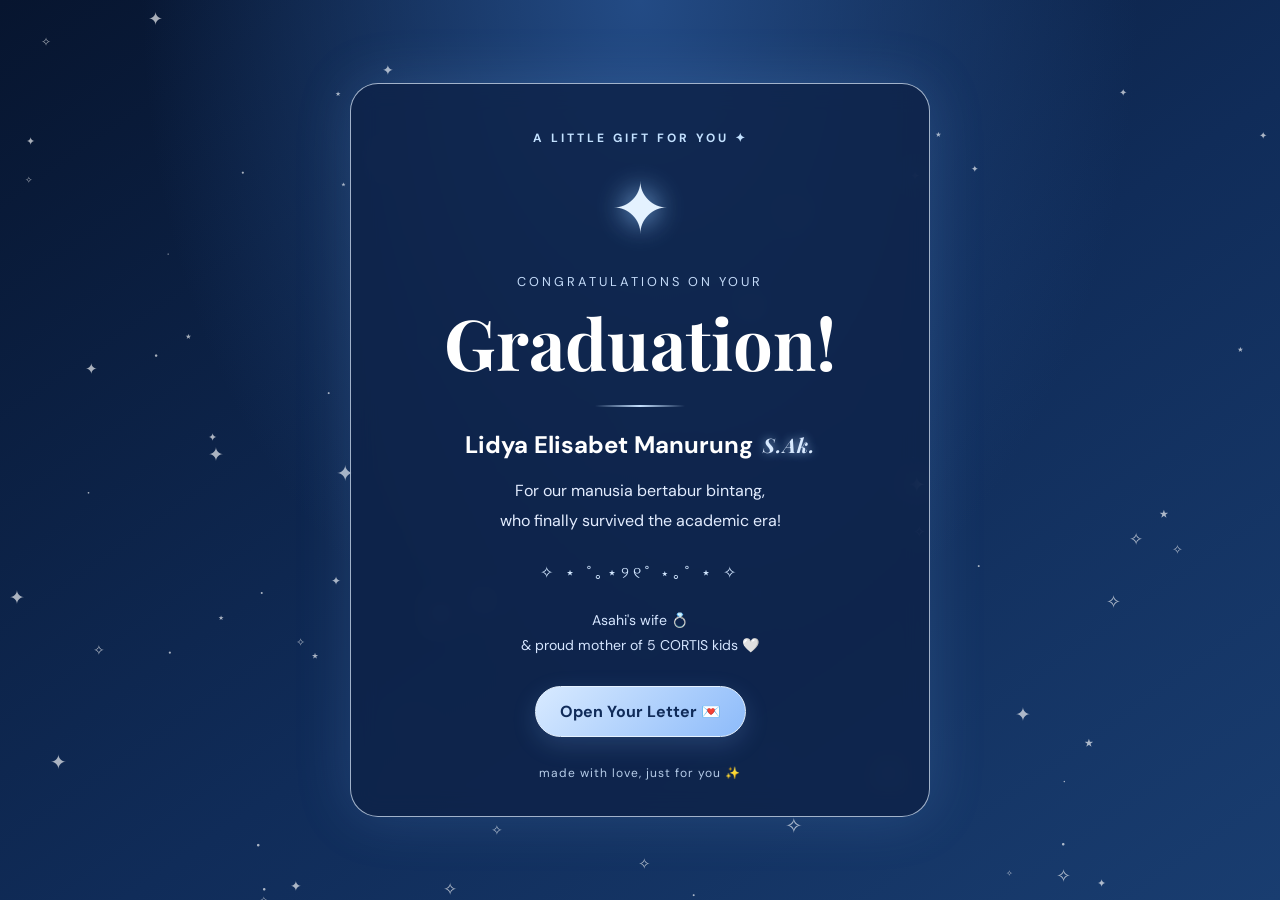
<file: index.html>
<!DOCTYPE html>
<html lang="id">
<head>
  <meta charset="UTF-8">
  <meta name="viewport" content="width=device-width, initial-scale=1.0">
  <title>liliksimanusiabertabur⭐ Graduation Scrapbook</title>
  <link rel="stylesheet" href="style.css">
  <script src="script.js" defer></script>
</head>
<body class="cover-page" data-page="cover">

  <div class="star-field" id="starField"></div>

  <main class="cover-container">
    <div class="cover-card">
      <p class="eyebrow">A LITTLE GIFT FOR YOU ✦</p>

      <div class="big-star">✦</div>

      <p class="cover-small">CONGRATULATIONS ON YOUR</p>
      <h1>Graduation!</h1>
      <div class="cover-line"></div>

      <div class="name-degree">
        <h2>Lidya Elisabet Manurung</h2>
        <p class="degree">S.Ak.</p>
      </div>

      <p class="cover-message">
        For our manusia bertabur bintang,<br>
        who finally survived the academic era!
      </p>

      <div class="star-row">✧ ⋆ ˚｡⋆୨୧˚ ⋆｡˚ ⋆ ✧</div>

      <p class="cover-joke">
         Asahi's wife 💍<br>
        & proud mother of 5 CORTIS kids 🤍
      </p>

      <a class="open-button" href="letter.html">
        Open Your Letter 💌
      </a>

      <p class="cover-footer">made with love, just for you ✨</p>
    </div>
  </main>

</body>
</html>
</file>
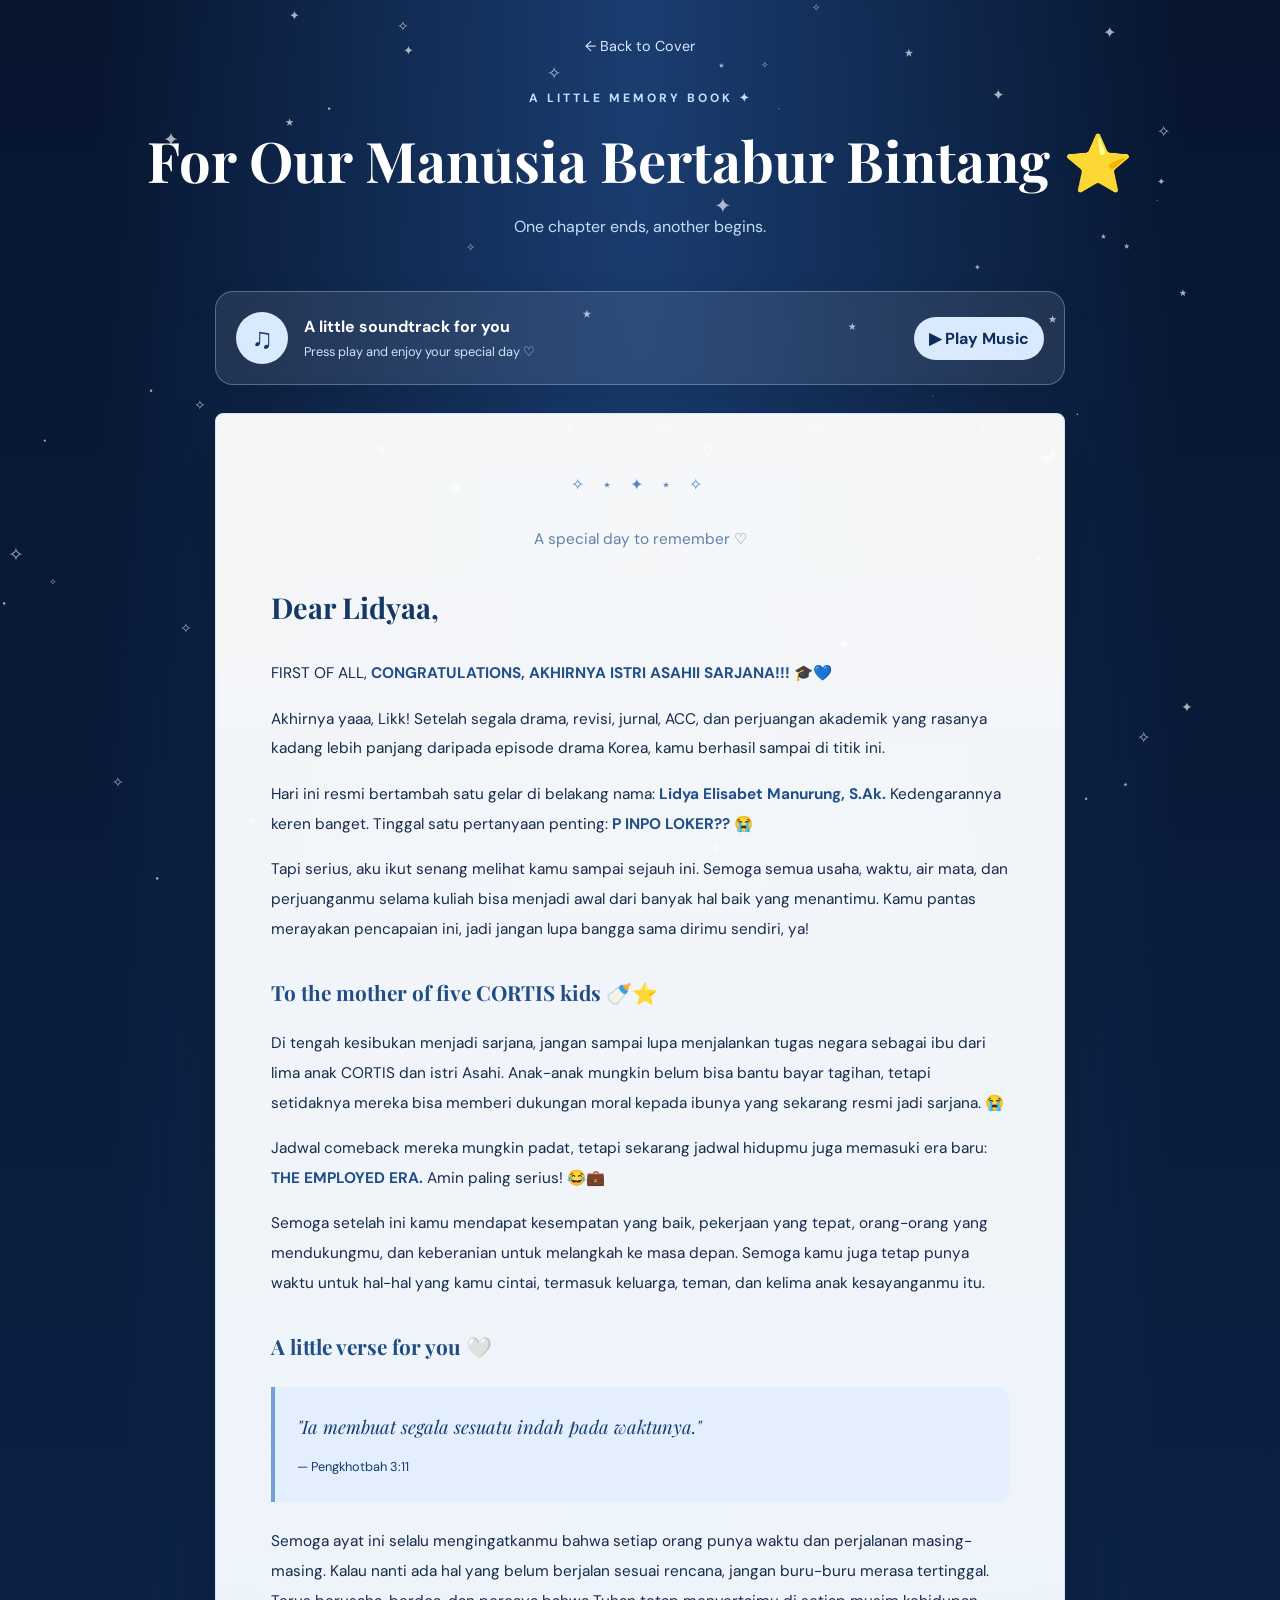
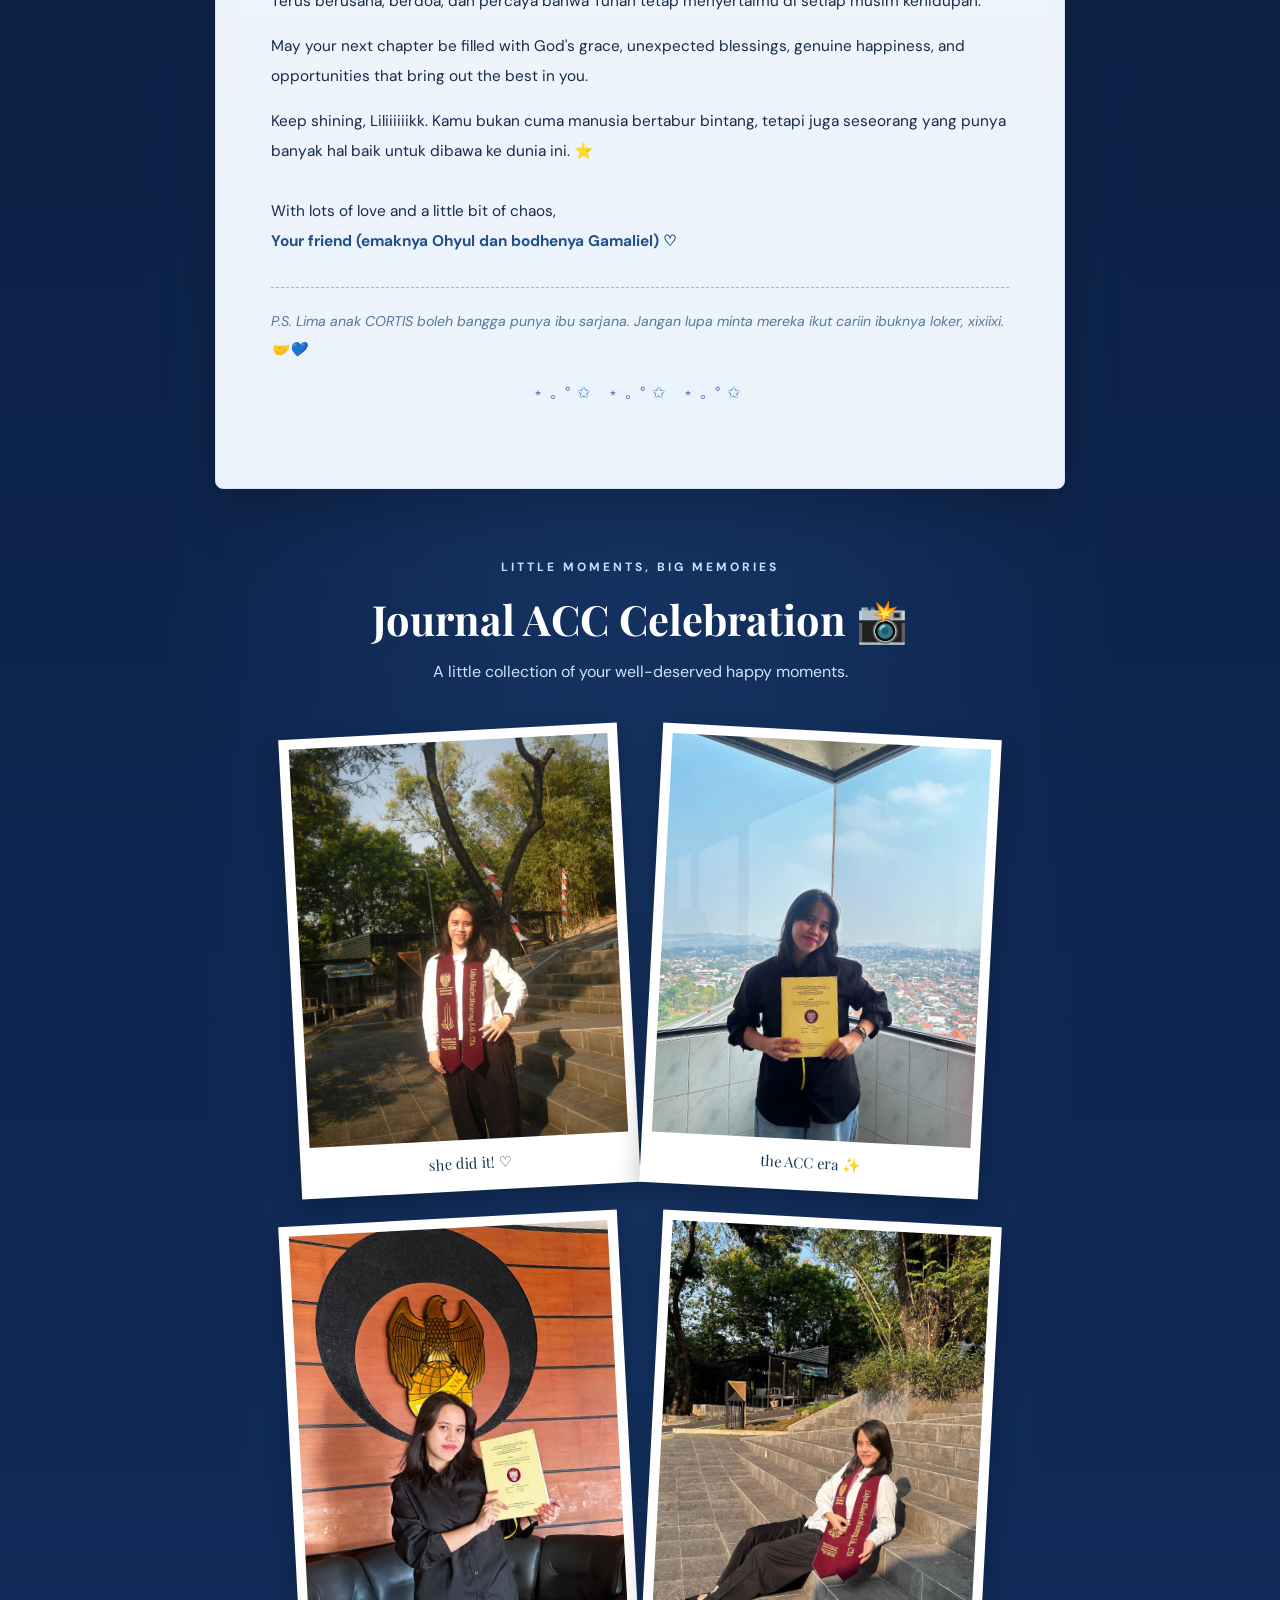
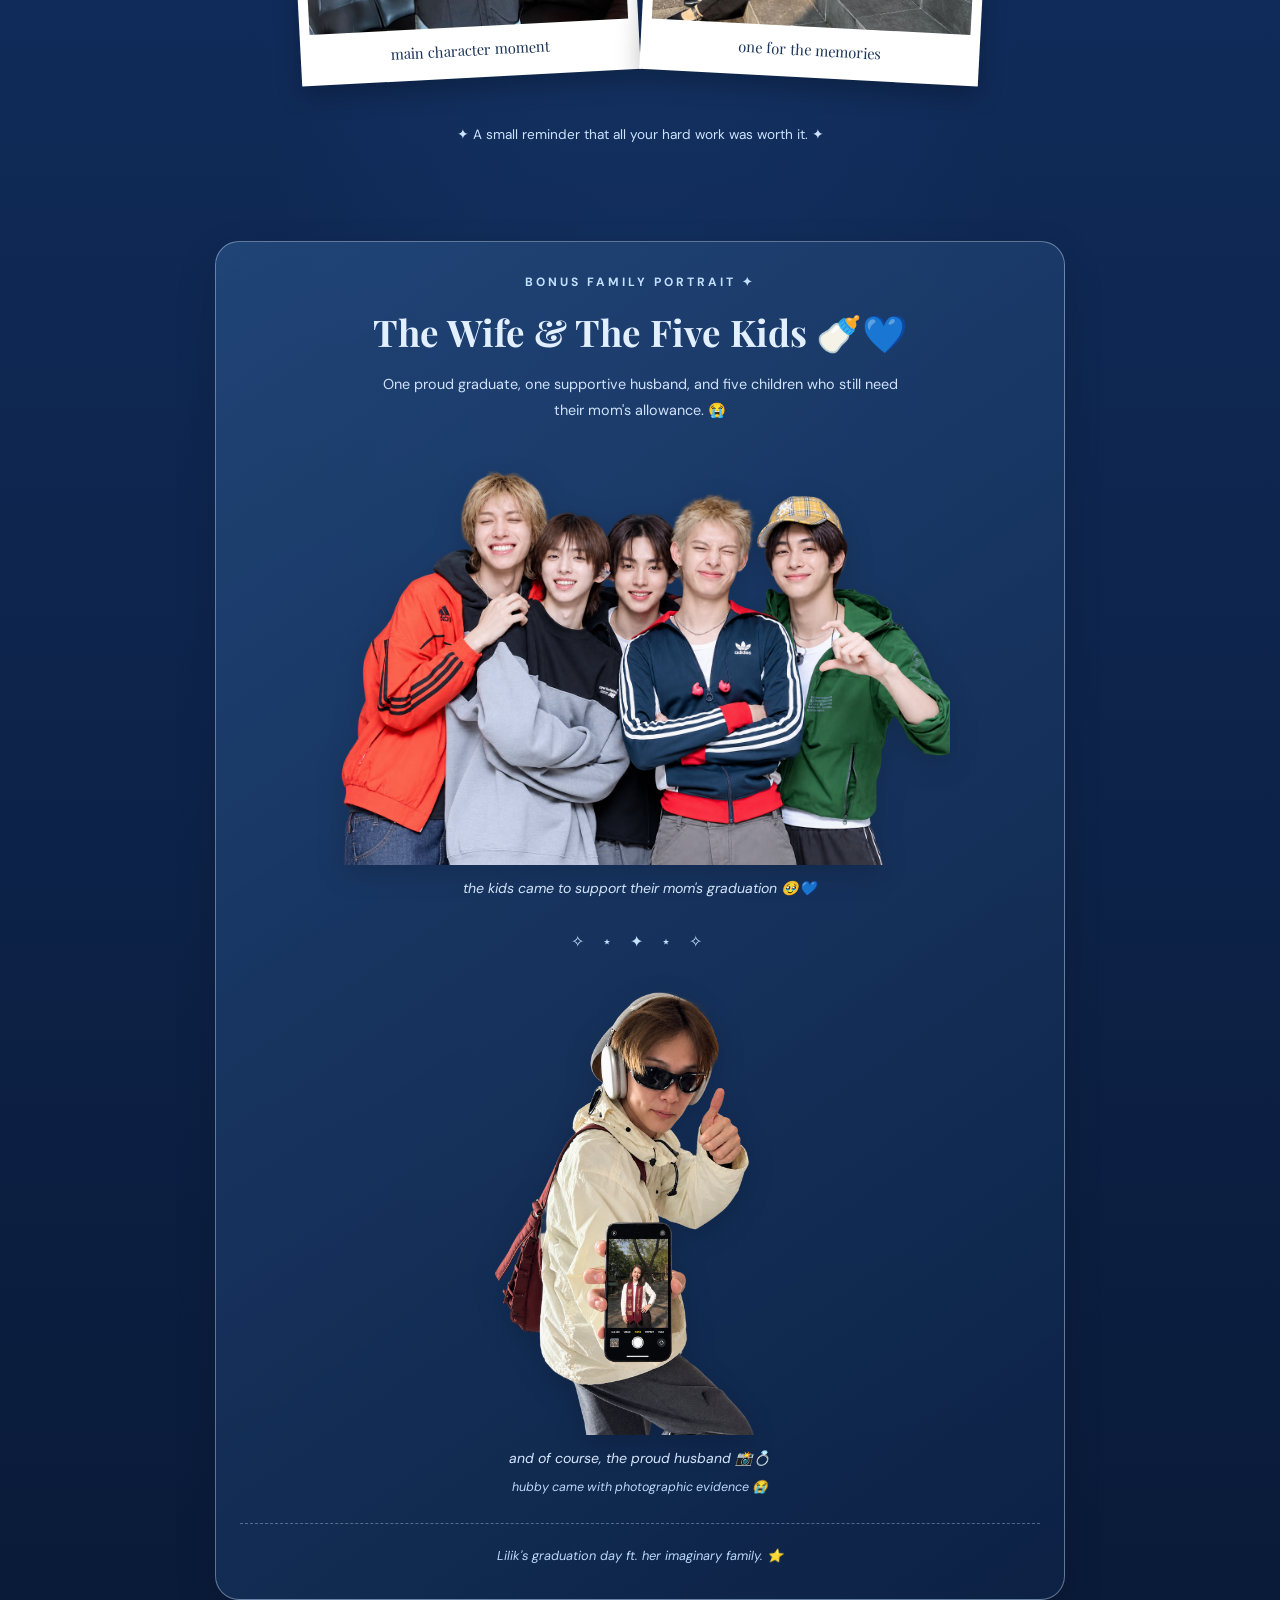
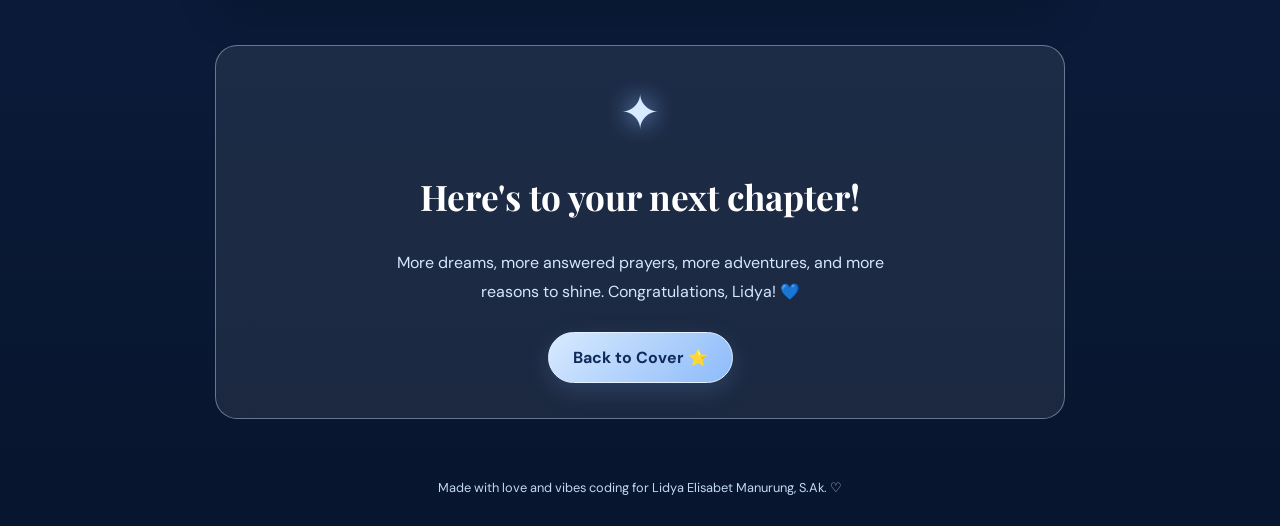
<file: letter.html>
<!DOCTYPE html>
<html lang="id">
<head>
  <meta charset="UTF-8">
  <meta name="viewport" content="width=device-width, initial-scale=1.0">

  <title>A Letter for Lidya 💌</title>

  <link rel="stylesheet" href="style.css">
  <script src="script.js" defer></script>
</head>

<body class="letter-page" data-page="letter">

  <div class="star-field" id="starField"></div>

  <!-- HEADER -->
  <header class="letter-header">
    <a href="index.html" class="back-link">
      ← Back to Cover
    </a>

    <p class="eyebrow">A LITTLE MEMORY BOOK ✦</p>

    <h1>For Our Manusia Bertabur Bintang ⭐</h1>

    <p class="subtitle">
      One chapter ends, another begins.
    </p>
  </header>


  <main class="letter-content">

    <!-- MUSIC PLAYER -->
    <section class="music-card">

      <div class="music-icon">♫</div>

      <div class="music-info">
        <h2>A little soundtrack for you</h2>
        <p>Press play and enjoy your special day ♡</p>
      </div>

      <button
        id="musicButton"
        class="music-button"
        type="button"
      >
        ▶ Play Music
      </button>

      <audio id="backgroundMusic" loop>
        <source src="music/lagu.m4a" type="audio/mp4">
        Browser kamu tidak mendukung audio.
      </audio>

    </section>


    <!-- LETTER -->
    <section class="letter-paper">

      <div class="paper-decoration">
        ✧ ⋆ ✦ ⋆ ✧
      </div>

      <p class="letter-date">
        A special day to remember ♡
      </p>

      <!-- OPENING -->
      <h2>Dear Lidyaa,</h2>

      <p>
        FIRST OF ALL,
        <strong>
          CONGRATULATIONS, AKHIRNYA ISTRI ASAHII SARJANA!!!
        </strong>
        🎓💙
      </p>

      <p>
        Akhirnya yaaa, Likk! Setelah segala drama, revisi, jurnal,
        ACC, dan perjuangan akademik yang rasanya kadang lebih panjang
        daripada episode drama Korea, kamu berhasil sampai di titik ini.
      </p>

      <p>
        Hari ini resmi bertambah satu gelar di belakang nama:
        <strong>Lidya Elisabet Manurung, S.Ak.</strong>

        Kedengarannya keren banget. Tinggal satu pertanyaan penting:
        <strong>P INPO LOKER??</strong> 😭
      </p>

      <p>
        Tapi serius, aku ikut senang melihat kamu sampai sejauh ini.
        Semoga semua usaha, waktu, air mata, dan perjuanganmu selama
        kuliah bisa menjadi awal dari banyak hal baik yang menantimu.

        Kamu pantas merayakan pencapaian ini, jadi jangan lupa bangga
        sama dirimu sendiri, ya!
      </p>


      <!-- CORTIS SECTION -->
      <h3>To the mother of five CORTIS kids 🍼⭐</h3>

      <p>
        Di tengah kesibukan menjadi sarjana, jangan sampai lupa
        menjalankan tugas negara sebagai ibu dari lima anak CORTIS
        dan istri Asahi.

        Anak-anak mungkin belum bisa bantu bayar tagihan,
        tetapi setidaknya mereka bisa memberi dukungan moral
        kepada ibunya yang sekarang resmi jadi sarjana. 😭
      </p>

      <p>
        Jadwal comeback mereka mungkin padat, tetapi sekarang
        jadwal hidupmu juga memasuki era baru:

        <strong>THE EMPLOYED ERA.</strong>

        Amin paling serius! 😂💼
      </p>

      <p>
        Semoga setelah ini kamu mendapat kesempatan yang baik,
        pekerjaan yang tepat, orang-orang yang mendukungmu,
        dan keberanian untuk melangkah ke masa depan.

        Semoga kamu juga tetap punya waktu untuk hal-hal yang
        kamu cintai, termasuk keluarga, teman, dan kelima anak
        kesayanganmu itu.
      </p>


      <!-- BIBLE VERSE -->
      <h3>A little verse for you 🤍</h3>

      <blockquote>
        "Ia membuat segala sesuatu indah pada waktunya."
        <span>— Pengkhotbah 3:11</span>
      </blockquote>

      <p>
        Semoga ayat ini selalu mengingatkanmu bahwa setiap orang
        punya waktu dan perjalanan masing-masing.

        Kalau nanti ada hal yang belum berjalan sesuai rencana,
        jangan buru-buru merasa tertinggal.

        Terus berusaha, berdoa, dan percaya bahwa Tuhan tetap
        menyertaimu di setiap musim kehidupan.
      </p>

      <p>
        May your next chapter be filled with God's grace,
        unexpected blessings, genuine happiness, and
        opportunities that bring out the best in you.
      </p>

      <p>
        Keep shining, Liliiiiiikk.

        Kamu bukan cuma manusia bertabur bintang,
        tetapi juga seseorang yang punya banyak hal baik
        untuk dibawa ke dunia ini. ⭐
      </p>


      <!-- CLOSING LETTER -->
      <p class="letter-closing">
        With lots of love and a little bit of chaos,<br>
        <strong>
          Your friend (emaknya Ohyul dan bodhenya Gamaliel) ♡
        </strong>
      </p>

      <p class="postscript">
        P.S. Lima anak CORTIS boleh bangga punya ibu sarjana.
        Jangan lupa minta mereka ikut cariin ibuknya loker,
        xixiixi. 🤝💙
      </p>

      <div class="paper-decoration">
        ⋆｡°✩ ⋆｡°✩ ⋆｡°✩
      </div>

    </section>


    <!-- PHOTO GALLERY -->
    <section class="gallery-section">

      <p class="eyebrow">
        LITTLE MOMENTS, BIG MEMORIES
      </p>

      <h2>Journal ACC Celebration 📸</h2>

      <p class="section-description">
        A little collection of your well-deserved happy moments.
      </p>

      <div class="photo-grid">

        <figure class="polaroid tilt-left">
          <img
            src="img/lidya1.jpeg"
            alt="Lidya merayakan jurnal ACC"
            loading="lazy"
          >
          <figcaption>she did it! ♡</figcaption>
        </figure>

        <figure class="polaroid tilt-right">
          <img
            src="img/lidya2.jpeg"
            alt="Momen selebrasi jurnal ACC Lidya"
            loading="lazy"
          >
          <figcaption>the ACC era ✨</figcaption>
        </figure>

        <figure class="polaroid tilt-left">
          <img
            src="img/lidya3.jpeg"
            alt="Kenangan bahagia Lidya"
            loading="lazy"
          >
          <figcaption>main character moment</figcaption>
        </figure>

        <figure class="polaroid tilt-right">
          <img
            src="img/lidya4.jpeg"
            alt="Foto kenangan kelulusan Lidya"
            loading="lazy"
          >
          <figcaption>one for the memories</figcaption>
        </figure>

      </div>

      <p class="gallery-note">
        ✦ A small reminder that all your hard work was worth it. ✦
      </p>

    </section>


    <!-- K-POP FAMILY CORNER -->
    <section class="kpop-family-section">

      <p class="eyebrow">BONUS FAMILY PORTRAIT ✦</p>

      <h2>The Wife &amp; The Five Kids 🍼💙</h2>

      <p class="family-intro">
        One proud graduate, one supportive husband,
        and five children who still need their mom's allowance. 😭
      </p>

      <!-- CORTIS GROUP PHOTO -->
      <div class="family-photo cortis-family">

        <img
          src="img/cortisnobg.png"
          alt="CORTIS, lima anak kesayangan Lilik"
          loading="lazy"
        >

        <p>
          the kids came to support their mom's graduation 🥹💙
        </p>

      </div>

      <div class="family-divider">
        ✧ ⋆ ✦ ⋆ ✧
      </div>

      <!-- ASAHI CUTOUT -->
      <div class="family-photo asahi-family">

        <img
          src="img/asahi.png"
          alt="Asahi membawa foto wisuda Lilik"
          loading="lazy"
        >

        <p>
          and of course, the proud husband 📸💍
        </p>

        <span>
          hubby came with photographic evidence 😭
        </span>

      </div>

      <p class="family-note">
        Lilik's graduation day ft. her imaginary family. ⭐
      </p>

    </section>


    <!-- ENDING -->
    <section class="ending-card">

      <div class="ending-star">✦</div>

      <h2>Here's to your next chapter!</h2>

      <p>
        More dreams, more answered prayers, more adventures,
        and more reasons to shine.

        Congratulations, Lidya! 💙
      </p>

      <a href="index.html" class="open-button">
        Back to Cover ⭐
      </a>

    </section>

  </main>


  <!-- FOOTER -->
  <footer class="site-footer">
    Made with love and vibes coding for
    Lidya Elisabet Manurung, S.Ak. ♡
  </footer>

</body>
</html>
</file>
<file: style.css>
@import url('https://fonts.googleapis.com/css2?family=DM+Sans:wght@400;500;600;700&family=Playfair+Display:wght@500;600;700&display=swap');

:root {
  --navy: #07152f;
  --deep-blue: #102b59;
  --blue: #477ac1;
  --sky: #c6e1ff;
  --ice: #edf6ff;
  --silver: #dbe7f6;
  --white: #ffffff;
  --text: #172b4d;
}

* {
  box-sizing: border-box;
}

html {
  scroll-behavior: smooth;
}

body {
  margin: 0;
  font-family: 'DM Sans', sans-serif;
  color: var(--text);
  background: var(--navy);
  min-height: 100vh;
}

a {
  color: inherit;
  text-decoration: none;
}

button {
  font: inherit;
}

img {
  max-width: 100%;
}

/* ================================
   STAR BACKGROUND
================================ */

.star-field {
  position: fixed;
  inset: 0;
  overflow: hidden;
  pointer-events: none;
  z-index: 0;
}

.star {
  position: absolute;
  color: white;
  opacity: 0.65;
  animation: twinkle 2.5s ease-in-out infinite alternate;
}

@keyframes twinkle {
  from {
    opacity: 0.25;
    transform: scale(0.75) rotate(0deg);
  }

  to {
    opacity: 1;
    transform: scale(1.2) rotate(25deg);
  }
}

/* ================================
   COVER PAGE
================================ */

.cover-page {
  background:
    radial-gradient(ellipse at top, #234b85 0%, transparent 55%),
    linear-gradient(145deg, #07152f, #102c59 55%, #193d70);
  color: white;
}

.cover-container {
  position: relative;
  z-index: 1;
  min-height: 100vh;
  padding: 30px 18px;
  display: flex;
  align-items: center;
  justify-content: center;
}

.cover-card {
  position: relative;
  width: 100%;
  max-width: 580px;
  padding: 46px 28px 35px;
  text-align: center;
  border: 1px solid rgba(226, 240, 255, 0.7);
  border-radius: 28px;
  background: rgba(14, 35, 72, 0.82);
  box-shadow: 0 0 55px rgba(125, 182, 255, 0.17);
  backdrop-filter: blur(12px);
}

.eyebrow {
  margin: 0 0 16px;
  color: #c3e1ff;
  font-size: 0.75rem;
  font-weight: 700;
  letter-spacing: 3px;
}

.big-star {
  margin: 18px 0;
  color: #e4f2ff;
  font-size: 70px;
  text-shadow: 0 0 28px #92c8ff;
  animation: starFloat 3s ease-in-out infinite;
}

@keyframes starFloat {
  0%, 100% {
    transform: translateY(0);
  }

  50% {
    transform: translateY(-8px);
  }
}

.cover-small {
  margin: 0;
  color: #c5dcfa;
  font-size: 0.8rem;
  letter-spacing: 3px;
}

.cover-card h1 {
  margin: 12px 0;
  color: white;
  font-family: 'Playfair Display', serif;
  font-size: clamp(2.6rem, 9vw, 4.4rem);
  line-height: 1.15;
}

.cover-line {
  width: 90px;
  height: 2px;
  margin: 22px auto;
  background: linear-gradient(90deg, transparent, #c6e1ff, transparent);
}

.cover-card h2 {
  margin: 0;
  font-size: clamp(1.1rem, 4vw, 1.6rem);
}

.name-degree {
  display: flex;
  justify-content: center;
  align-items: baseline;
  gap: 10px;
  flex-wrap: wrap;
}

.name-degree h2 {
  margin: 0;
  font-size: clamp(1rem, 3.5vw, 1.5rem);
}

.name-degree .degree {
  margin: 0;
  font-family: 'Playfair Display', serif;
  font-size: 1.25rem;
  font-weight: 700;
  font-style: italic;
  letter-spacing: 1px;
  color: #d9eaff;
  text-shadow: 0 0 10px rgba(174, 213, 255, 0.8);
  white-space: nowrap;
}

.cover-message {
  color: #e3edff;
  line-height: 1.9;
}

.star-row {
  margin: 25px 0;
  color: #d2e7ff;
  letter-spacing: 4px;
}

.cover-joke {
  margin: 0 0 28px;
  color: #d6e6ff;
  font-size: 0.88rem;
  line-height: 1.8;
}

.open-button {
  display: inline-block;
  padding: 14px 24px;
  border: 1px solid #e5f2ff;
  border-radius: 999px;
  background: linear-gradient(135deg, #d8eaff, #8dbbfa);
  color: #102b59;
  font-weight: 700;
  box-shadow: 0 8px 25px rgba(133, 185, 255, 0.18);
  transition: transform 0.25s, box-shadow 0.25s;
}

.open-button:hover {
  transform: translateY(-3px);
  box-shadow: 0 12px 30px rgba(133, 185, 255, 0.35);
}

.cover-footer {
  margin: 28px 0 0;
  color: #b7cde9;
  font-size: 0.75rem;
  letter-spacing: 1px;
}

/* ================================
   LETTER PAGE
================================ */

.letter-page {
  background:
    radial-gradient(ellipse at top, #1a3d70, transparent 60%),
    linear-gradient(180deg, #07152f, #102b59 60%, #08152e);
}

.letter-header {
  position: relative;
  z-index: 1;
  padding: 35px 18px 15px;
  text-align: center;
  color: white;
}

.back-link {
  display: inline-block;
  margin-bottom: 35px;
  color: #d9eaff;
  font-size: 0.9rem;
}

.back-link:hover {
  text-decoration: underline;
}

.letter-header h1 {
  margin: 0;
  font-family: 'Playfair Display', serif;
  font-size: clamp(2rem, 7vw, 3.5rem);
}

.subtitle {
  color: #c6ddfa;
  line-height: 1.7;
}

.letter-content {
  position: relative;
  z-index: 1;
  width: min(100% - 32px, 850px);
  margin: 20px auto 60px;
}

/* ================================
   MUSIC PLAYER
================================ */

.music-card {
  display: flex;
  align-items: center;
  gap: 16px;
  margin-bottom: 28px;
  padding: 20px;
  border: 1px solid rgba(221, 237, 255, 0.3);
  border-radius: 18px;
  background: rgba(255, 255, 255, 0.09);
  color: white;
  box-shadow: 0 10px 30px rgba(0, 0, 0, 0.1);
}

.music-icon {
  display: flex;
  flex-shrink: 0;
  align-items: center;
  justify-content: center;
  width: 52px;
  height: 52px;
  border-radius: 50%;
  background: #d9eaff;
  color: #173765;
  font-size: 1.8rem;
}

.music-info {
  flex: 1;
  min-width: 0;
}

.music-info h2 {
  margin: 0 0 5px;
  font-size: 1rem;
}

.music-info p {
  margin: 0;
  color: #d0e1f8;
  font-size: 0.8rem;
  line-height: 1.5;
}

.music-button {
  flex-shrink: 0;
  padding: 11px 15px;
  border: 0;
  border-radius: 999px;
  background: #d9eaff;
  color: #102b59;
  font-weight: 700;
  cursor: pointer;
  transition: transform 0.2s, background 0.2s;
}

.music-button:hover {
  transform: scale(1.04);
  background: white;
}

/* ================================
   LETTER PAPER
================================ */

.letter-paper {
  padding: clamp(25px, 6vw, 55px);
  border: 1px solid #d5e3f5;
  border-radius: 8px;
  background: linear-gradient(
    rgba(255, 255, 255, 0.96),
    rgba(239, 247, 255, 0.98)
  );
  box-shadow: 0 20px 55px rgba(0, 0, 0, 0.22);
  line-height: 1.95;
}

.paper-decoration {
  margin: 0 0 25px;
  color: #5787c2;
  text-align: center;
  letter-spacing: 7px;
}

.letter-date {
  color: #6281a8;
  font-size: 0.8rem;
  text-align: center;
}

.letter-paper h2 {
  color: #153867;
  font-family: 'Playfair Display', serif;
  font-size: 1.8rem;
}

.letter-paper h3 {
  margin-top: 32px;
  color: #204d85;
  font-family: 'Playfair Display', serif;
  font-size: 1.3rem;
  line-height: 1.5;
}

.letter-paper p {
  font-size: 0.96rem;
}

.letter-paper strong {
  color: #214f89;
}

.letter-paper blockquote {
  margin: 25px 0;
  padding: 22px;
  border-left: 4px solid #719fd8;
  border-radius: 0 12px 12px 0;
  background: #e3efff;
  color: #163c6d;
  font-family: 'Playfair Display', serif;
  font-size: 1.15rem;
  font-style: italic;
}

.letter-paper blockquote span {
  display: block;
  margin-top: 10px;
  font-family: 'DM Sans', sans-serif;
  font-size: 0.8rem;
  font-style: normal;
}

.letter-closing {
  margin-top: 30px;
}

.postscript {
  margin-top: 30px;
  padding-top: 20px;
  border-top: 1px dashed #9eb9dc;
  color: #58779d;
  font-size: 0.88rem !important;
  font-style: italic;
}

/* ================================
   PHOTO SCRAPBOOK
================================ */

.gallery-section {
  padding: 70px 0 35px;
  text-align: center;
  color: white;
}

.gallery-section h2 {
  margin: 0;
  font-family: 'Playfair Display', serif;
  font-size: clamp(1.8rem, 6vw, 2.6rem);
}

.section-description {
  margin: 12px 0 35px;
  color: #d0e2fa;
  line-height: 1.7;
}

.photo-grid {
  display: grid;
  grid-template-columns: repeat(2, minmax(0, 1fr));
  align-items: start;
  gap: 28px 22px;
  max-width: 720px;
  margin: 0 auto;
  padding: 10px;
}

.polaroid {
  margin: 0;
  padding: 10px 10px 18px;
  background: #fff;
  color: #1d3557;
  box-shadow: 0 10px 25px rgba(0, 0, 0, 0.25);
  transition: transform 0.25s;
}

.polaroid:hover {
  z-index: 2;
  transform: rotate(0deg) scale(1.04);
}

.tilt-left {
  transform: rotate(-3deg);
}

.tilt-right {
  transform: rotate(3deg);
}

.polaroid img {
  display: block;
  width: 100%;
  aspect-ratio: 4 / 5;
  object-fit: cover;
  background: #dcecff;
}

.polaroid figcaption {
  padding-top: 13px;
  font-family: 'Playfair Display', serif;
  font-size: 0.92rem;
}

.gallery-note {
  margin-top: 35px;
  color: #cce2ff;
  font-size: 0.85rem;
  line-height: 1.8;
}

/* ================================
   K-POP FAMILY CORNER
================================ */

.kpop-family-section {
  margin: 45px auto 30px;
  padding: 32px 24px;
  border: 1px solid rgba(220, 238, 255, 0.4);
  border-radius: 24px;
  background: linear-gradient(
    145deg,
    rgba(35, 73, 125, 0.85),
    rgba(13, 34, 69, 0.95)
  );
  box-shadow: 0 15px 40px rgba(0, 0, 0, 0.15);
  color: white;
  text-align: center;
}

.kpop-family-section h2 {
  margin: 0;
  color: #e1efff;
  font-family: 'Playfair Display', serif;
  font-size: clamp(1.6rem, 5vw, 2.3rem);
  line-height: 1.4;
}

.family-intro {
  max-width: 530px;
  margin: 14px auto 28px;
  color: #d0e2fa;
  font-size: 0.9rem;
  line-height: 1.8;
}

.family-photo {
  width: 100%;
  margin: 28px auto;
}

.family-photo img {
  display: block;
  width: 100%;
  height: auto;
  margin: 0 auto;
  object-fit: contain;
  filter: drop-shadow(0 8px 14px rgba(0, 0, 0, 0.16));
  transition: transform 0.3s ease;
}

.family-photo img:hover {
  transform: translateY(-4px);
}

/* CORTIS GROUP IMAGE */

.cortis-family img {
  max-width: 620px;
}

/* ASAHI PORTRAIT */

.asahi-family img {
  max-width: 340px;
}

.family-photo p {
  margin: 12px 0 0;
  color: #d8e9ff;
  font-size: 0.88rem;
  font-style: italic;
  line-height: 1.7;
}

.asahi-family span {
  display: block;
  margin-top: 8px;
  color: #bcd8fa;
  font-size: 0.78rem;
  font-style: italic;
}

.family-divider {
  margin: 30px 0;
  color: #c6e1ff;
  letter-spacing: 7px;
}

.family-note {
  margin: 28px 0 0;
  padding-top: 20px;
  border-top: 1px dashed rgba(210, 230, 255, 0.35);
  color: #bcd8fa;
  font-size: 0.8rem;
  font-style: italic;
  line-height: 1.8;
}

/* ================================
   ENDING
================================ */

.ending-card {
  margin-top: 45px;
  padding: 35px 24px;
  border: 1px solid rgba(220, 238, 255, 0.4);
  border-radius: 22px;
  background: rgba(255, 255, 255, 0.08);
  color: white;
  text-align: center;
}

.ending-star {
  color: #d8eaff;
  font-size: 3rem;
  text-shadow: 0 0 25px #8cbfff;
}

.ending-card h2 {
  font-family: 'Playfair Display', serif;
  font-size: clamp(1.6rem, 5vw, 2.2rem);
}

.ending-card p {
  max-width: 530px;
  margin: 0 auto 25px;
  color: #d5e6ff;
  line-height: 1.8;
}

.site-footer {
  position: relative;
  z-index: 1;
  padding: 0 20px 30px;
  color: #c3d8f4;
  font-size: 0.8rem;
  text-align: center;
}

/* ================================
   RESPONSIVE DESIGN
================================ */

@media (max-width: 560px) {

  .cover-card {
    padding: 35px 20px 28px;
  }

  .music-card {
    flex-wrap: wrap;
  }

  .music-info {
    flex-basis: calc(100% - 75px);
  }

  .music-button {
    width: 100%;
  }

  .photo-grid {
    gap: 20px 13px;
    padding: 5px;
  }

  .polaroid {
    padding: 7px 7px 13px;
  }

  .polaroid figcaption {
    font-size: 0.78rem;
  }

  .letter-paper p {
    font-size: 0.91rem;
  }

  .kpop-family-section {
    padding: 26px 16px;
    border-radius: 18px;
  }

  .family-intro {
    font-size: 0.84rem;
  }

  .cortis-family img {
    width: 100%;
  }

  .asahi-family img {
    width: 85%;
  }

  .family-photo p {
    font-size: 0.82rem;
  }
}

/* REDUCED MOTION */

@media (prefers-reduced-motion: reduce) {

  *,
  *::before,
  *::after {
    scroll-behavior: auto !important;
    animation-duration: 0.01ms !important;
    animation-iteration-count: 1 !important;
    transition-duration: 0.01ms !important;
  }
}
</file>
